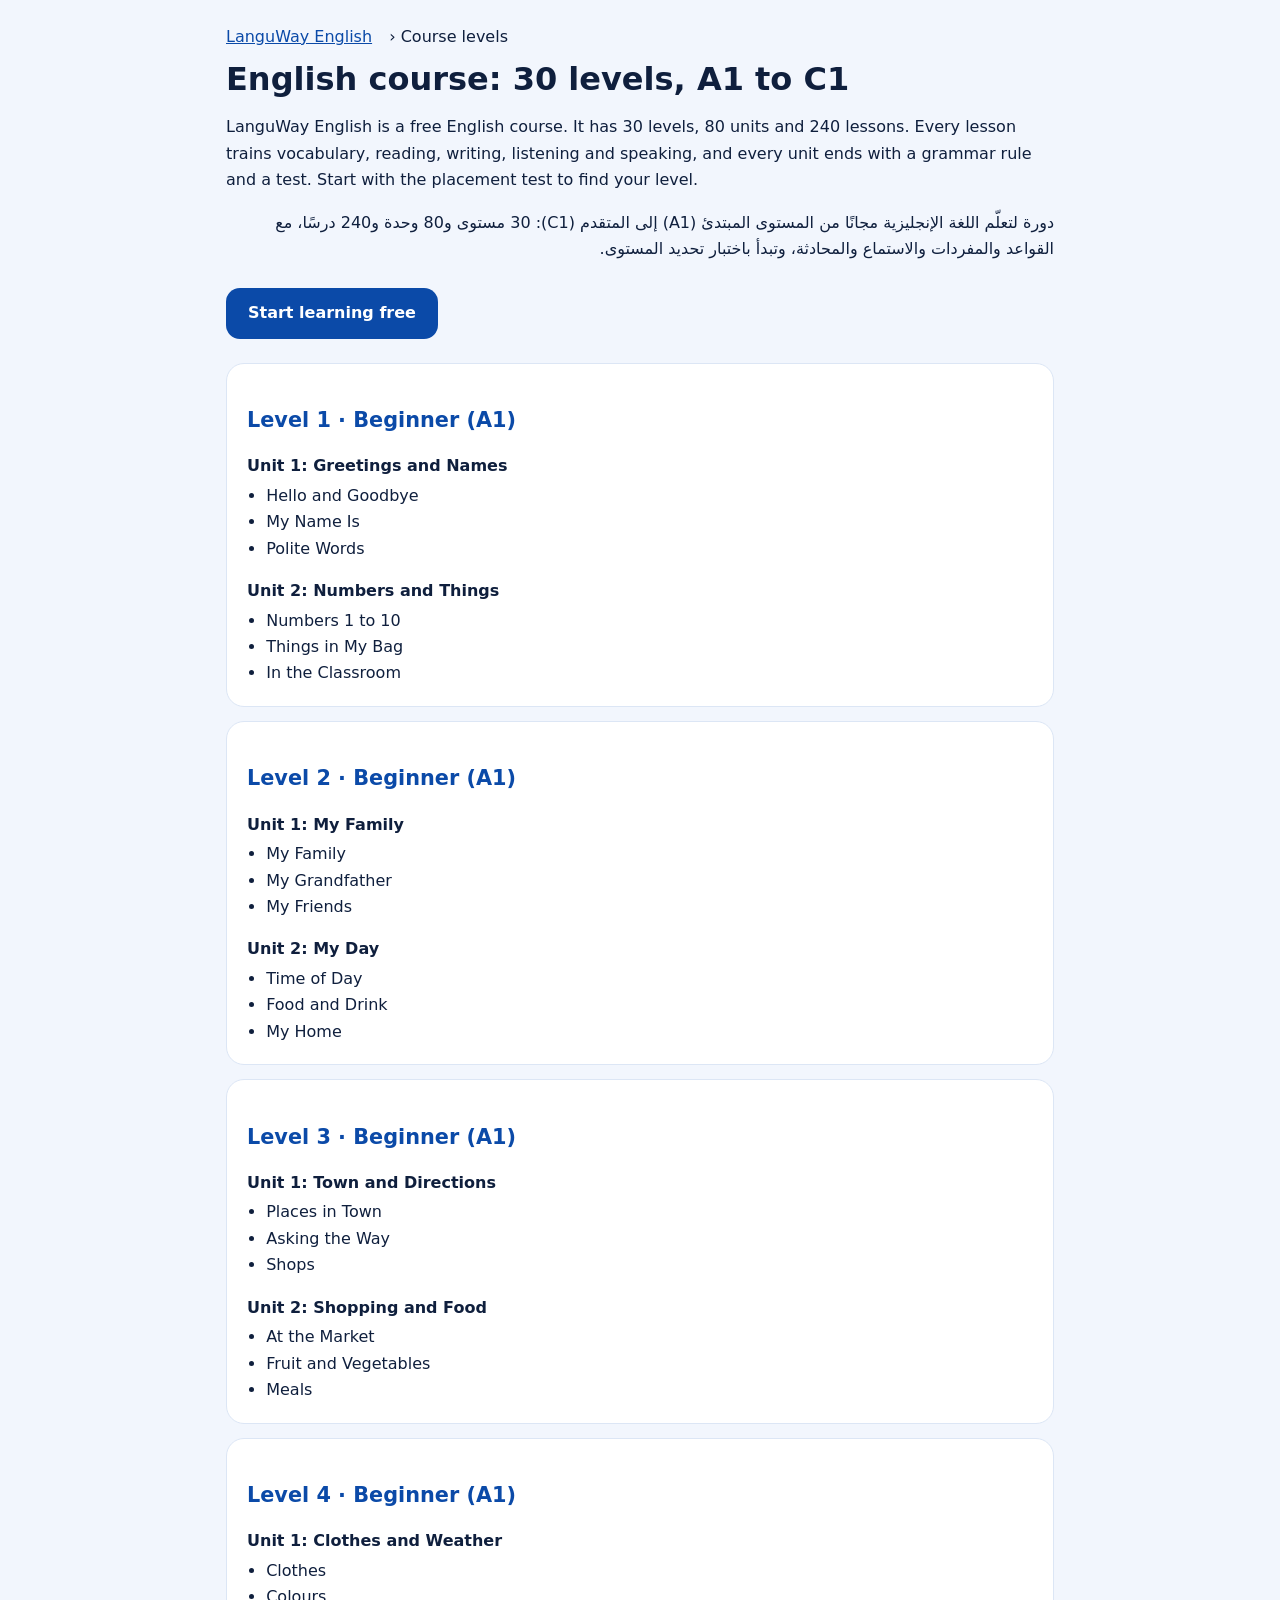
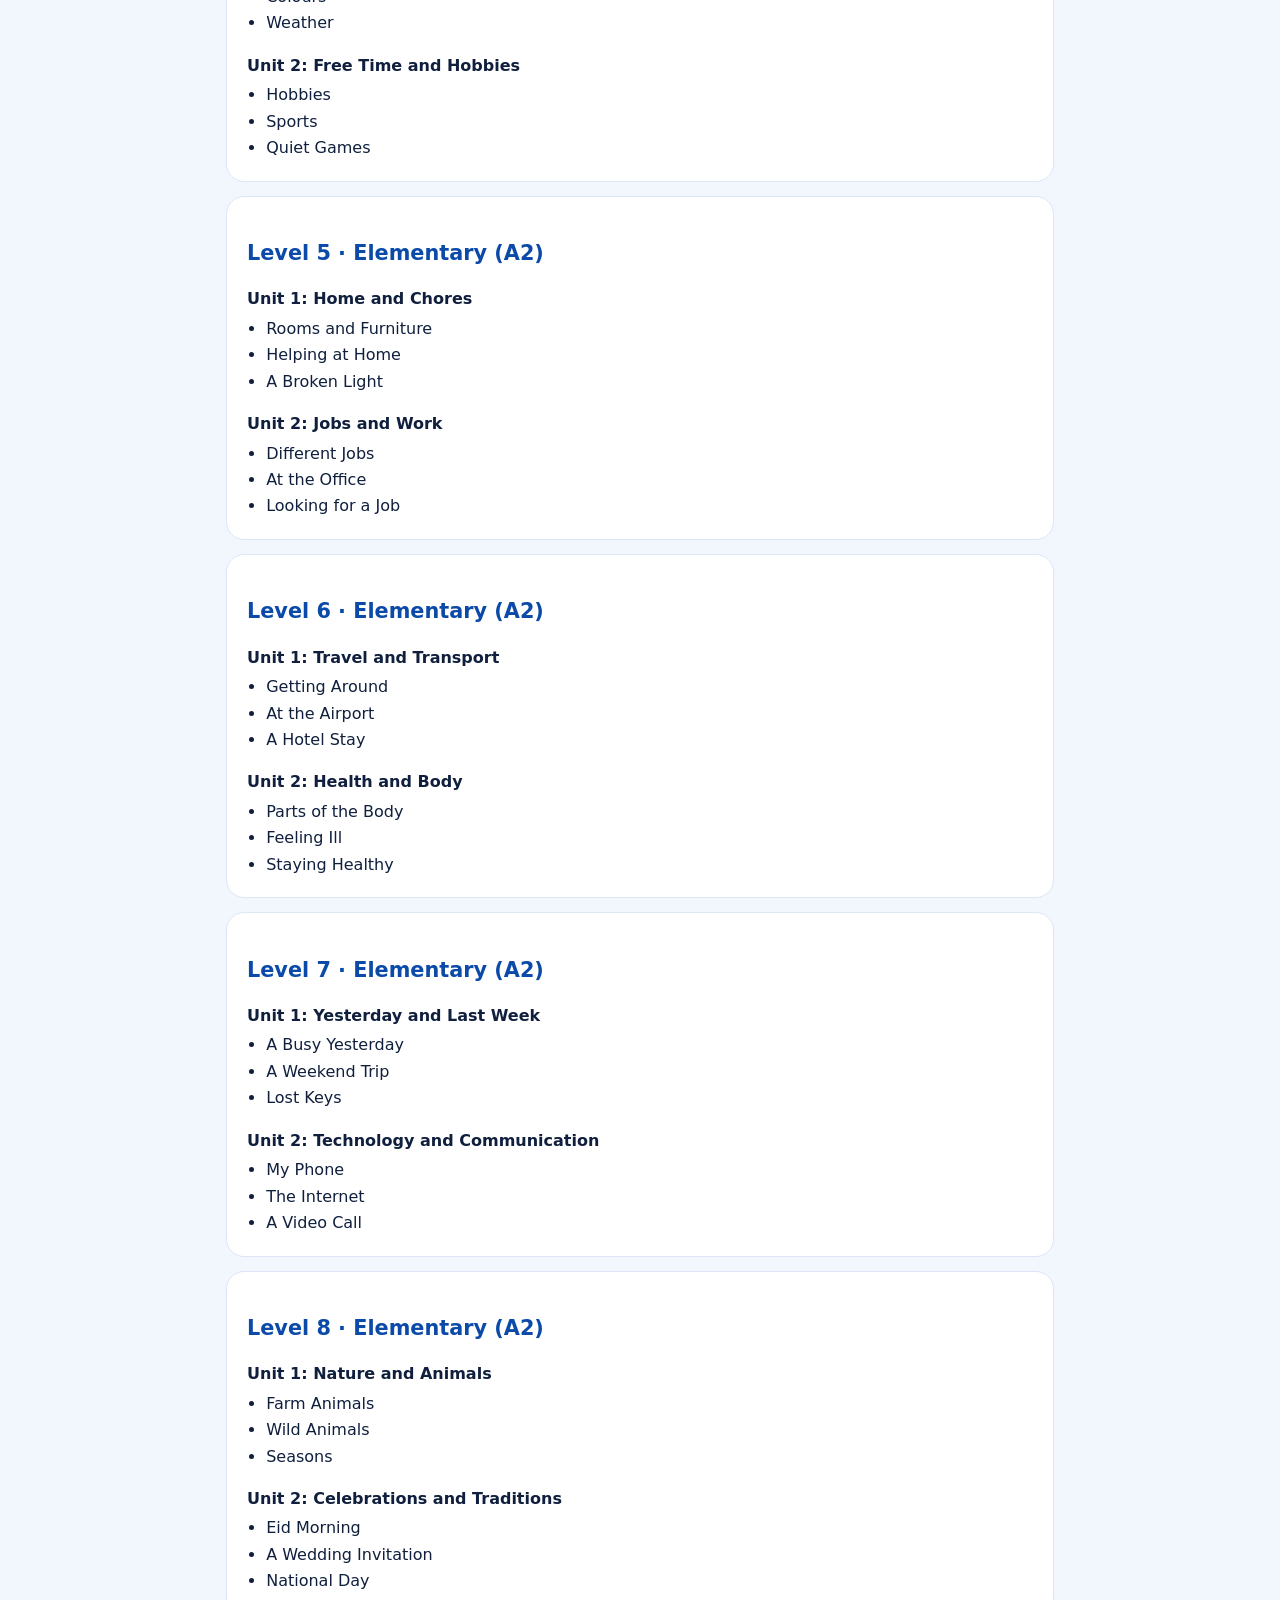
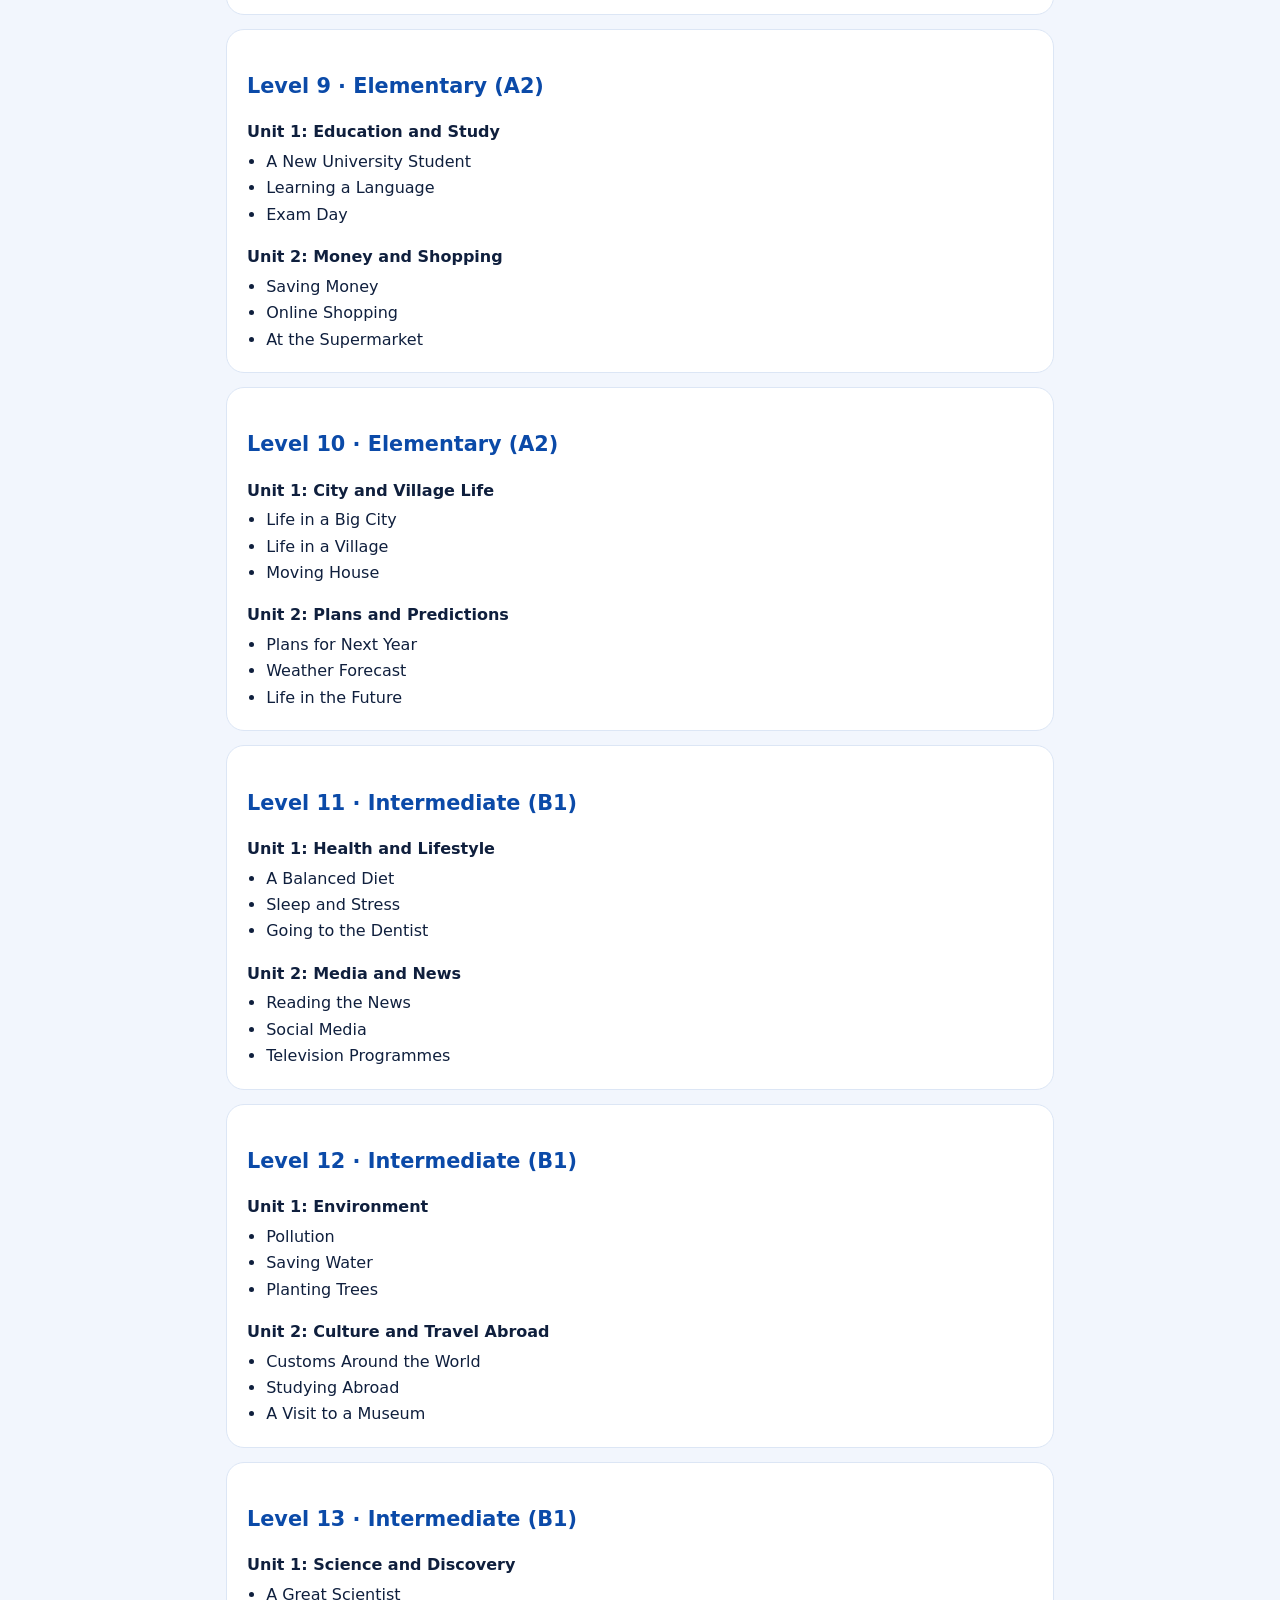
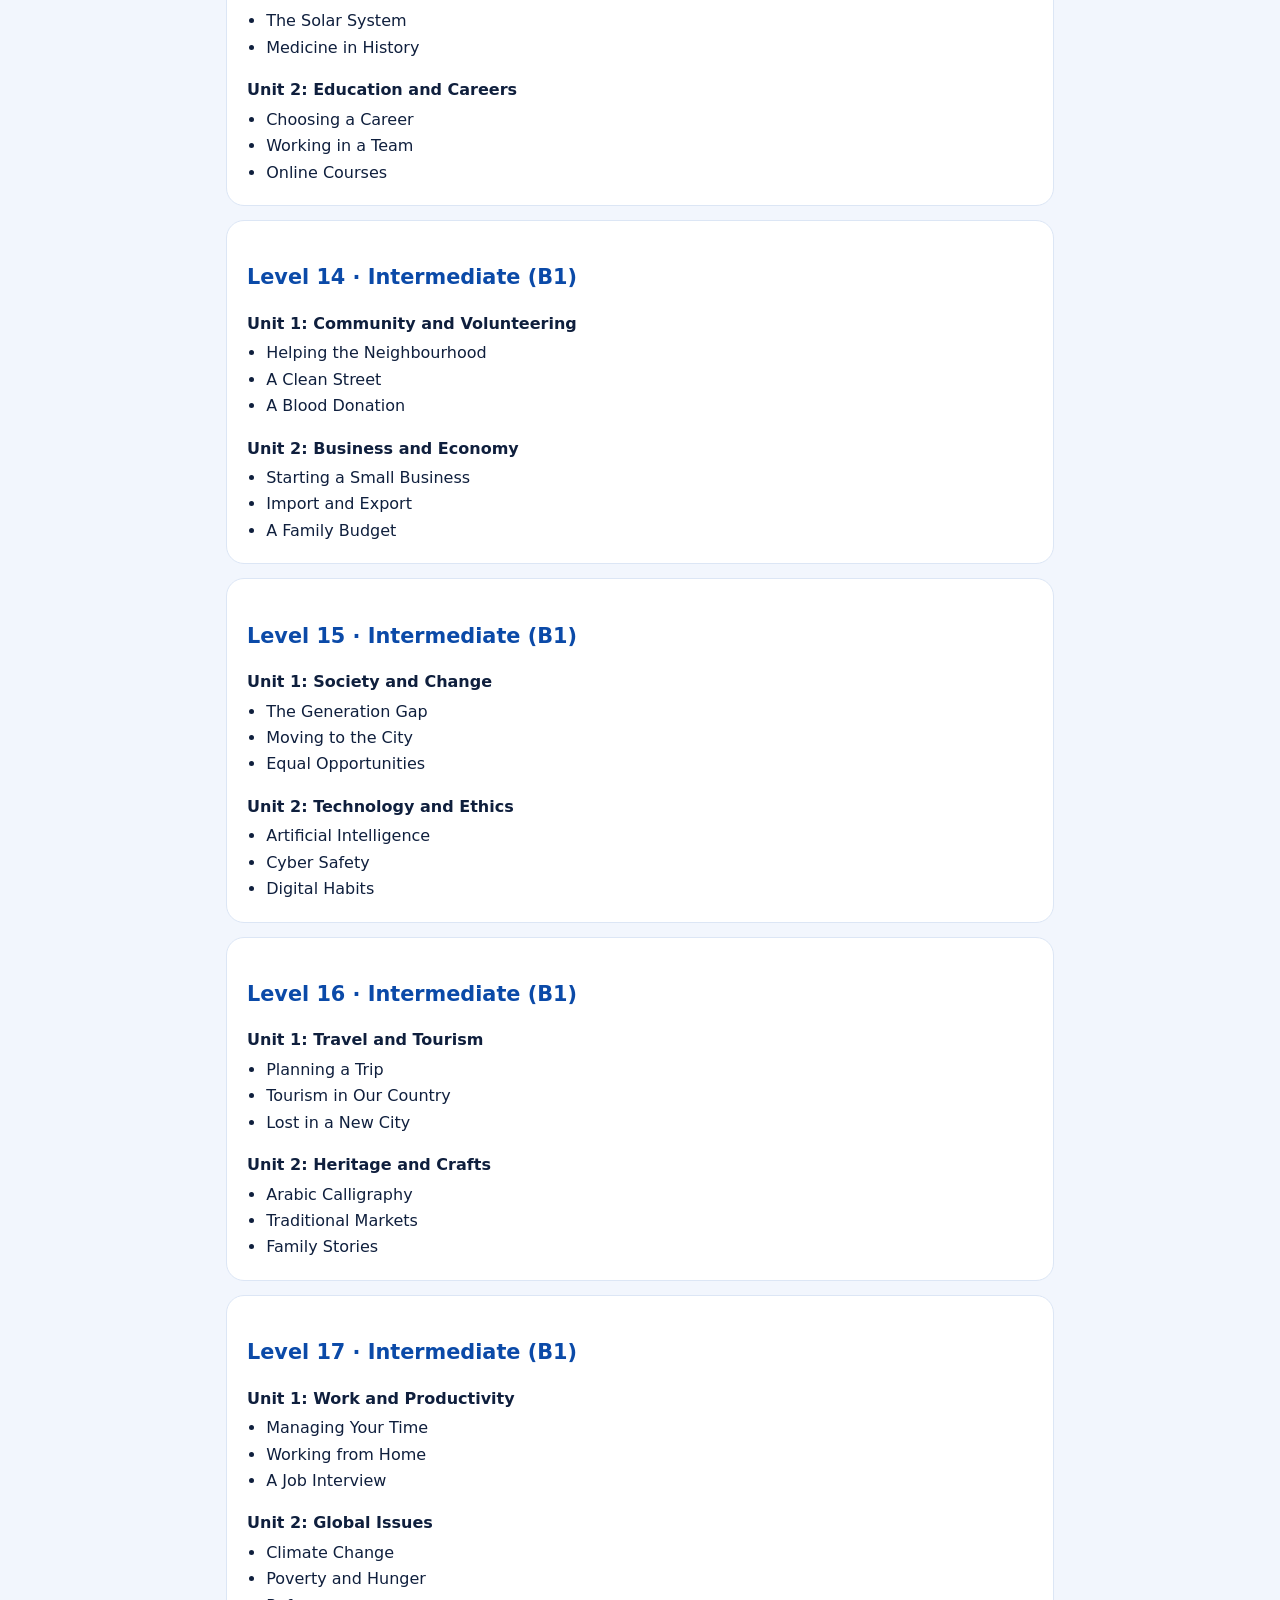
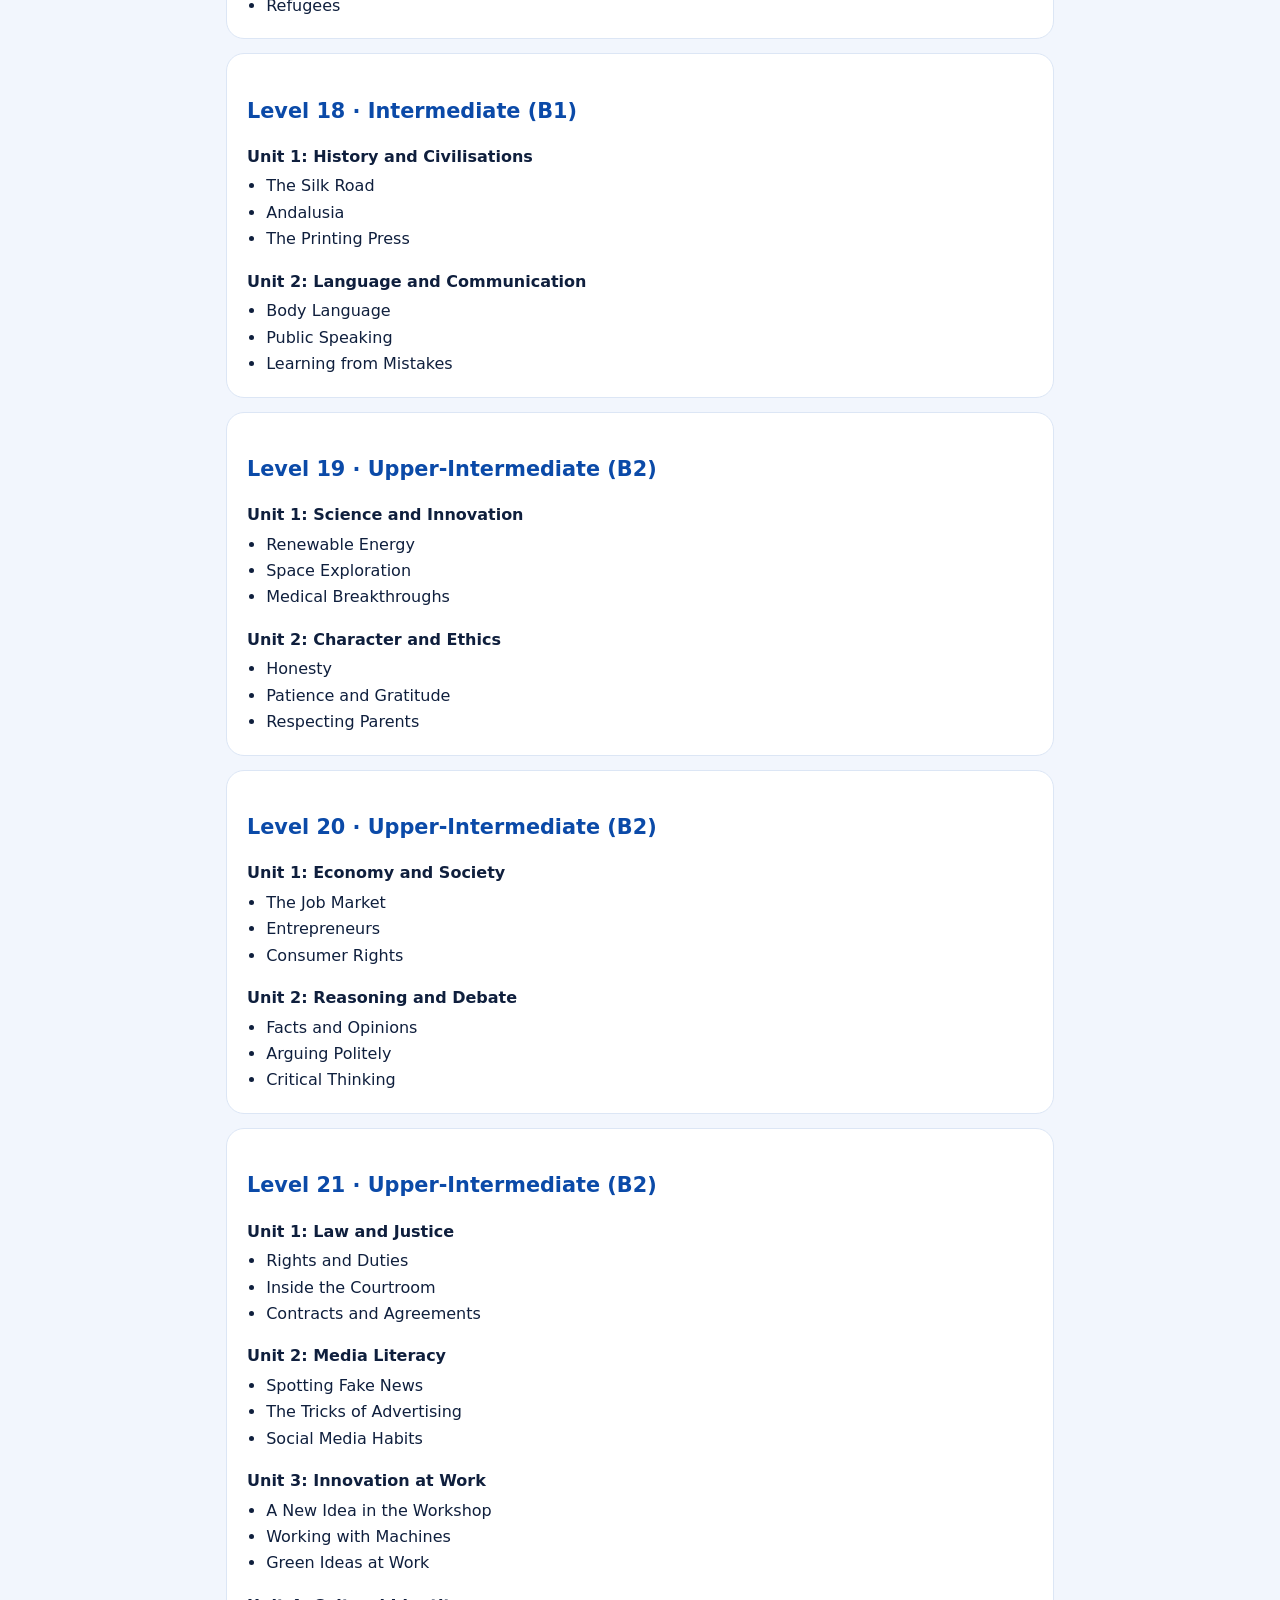
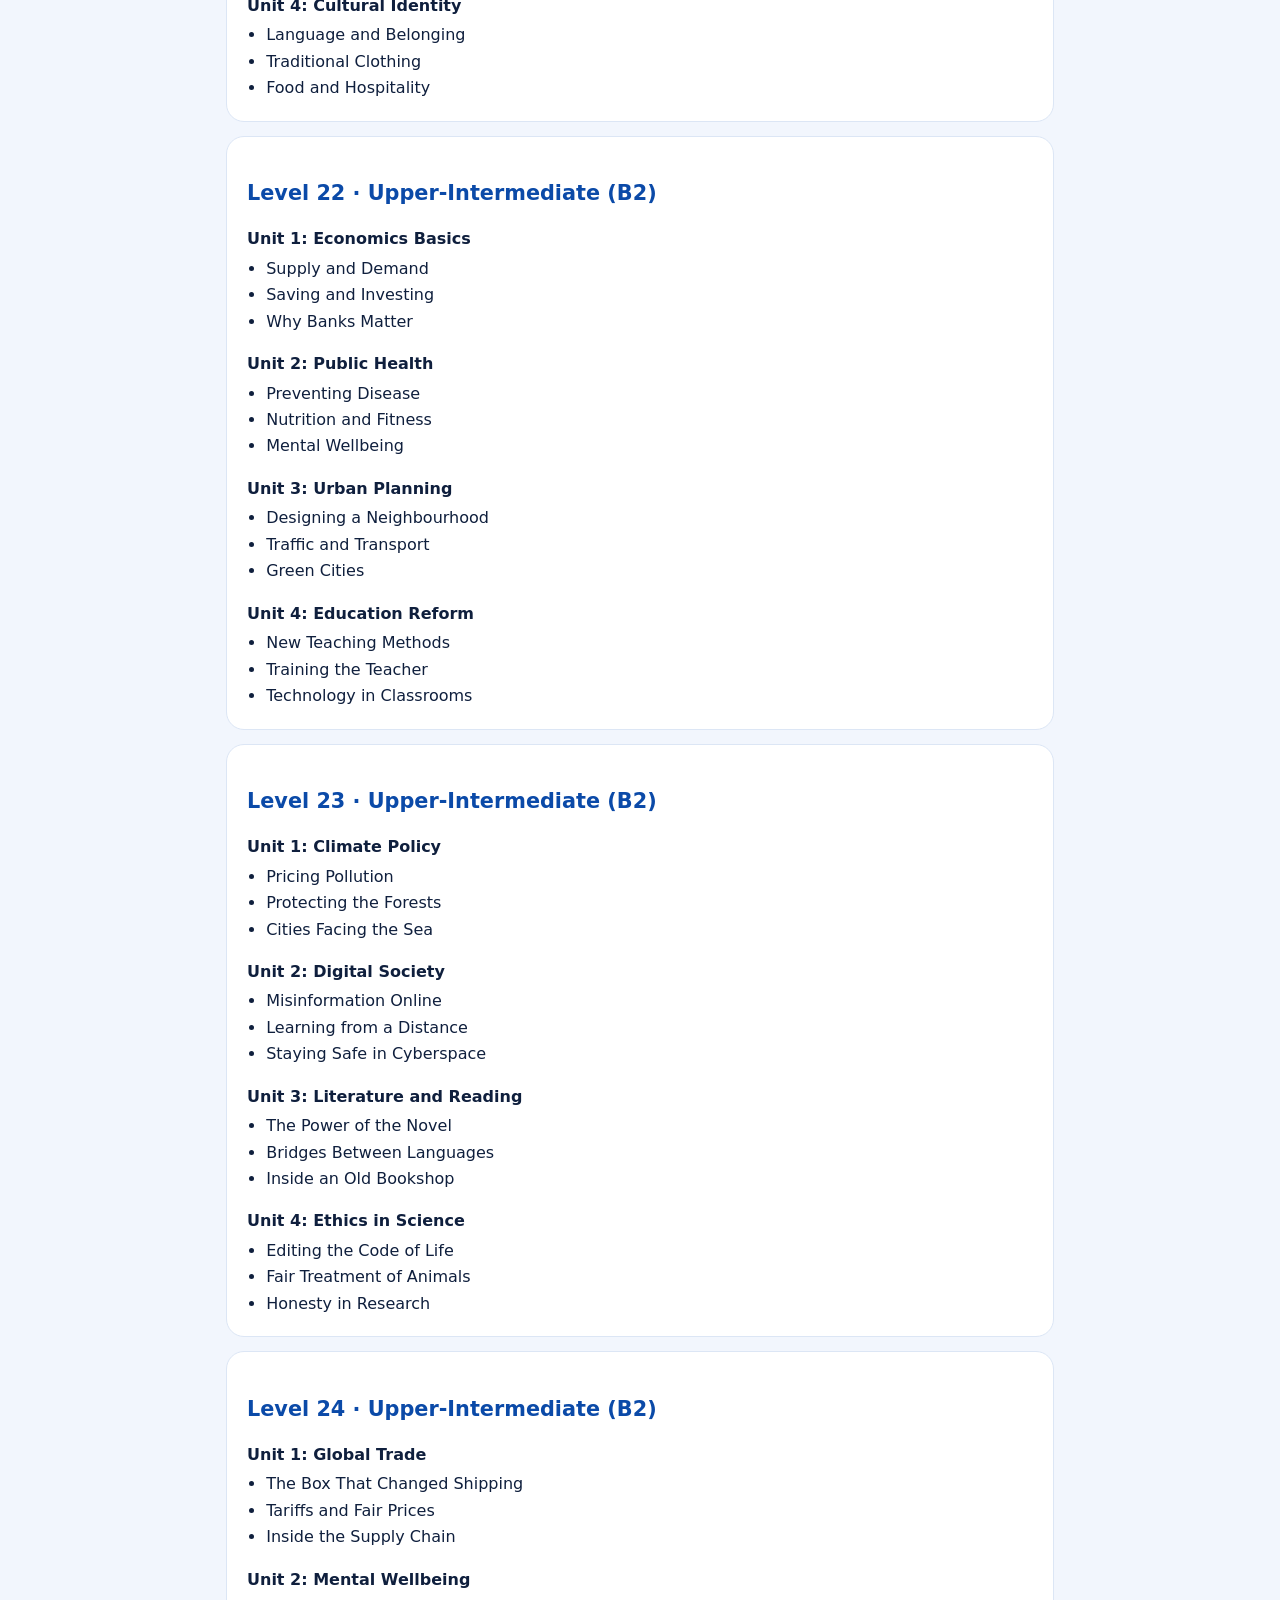
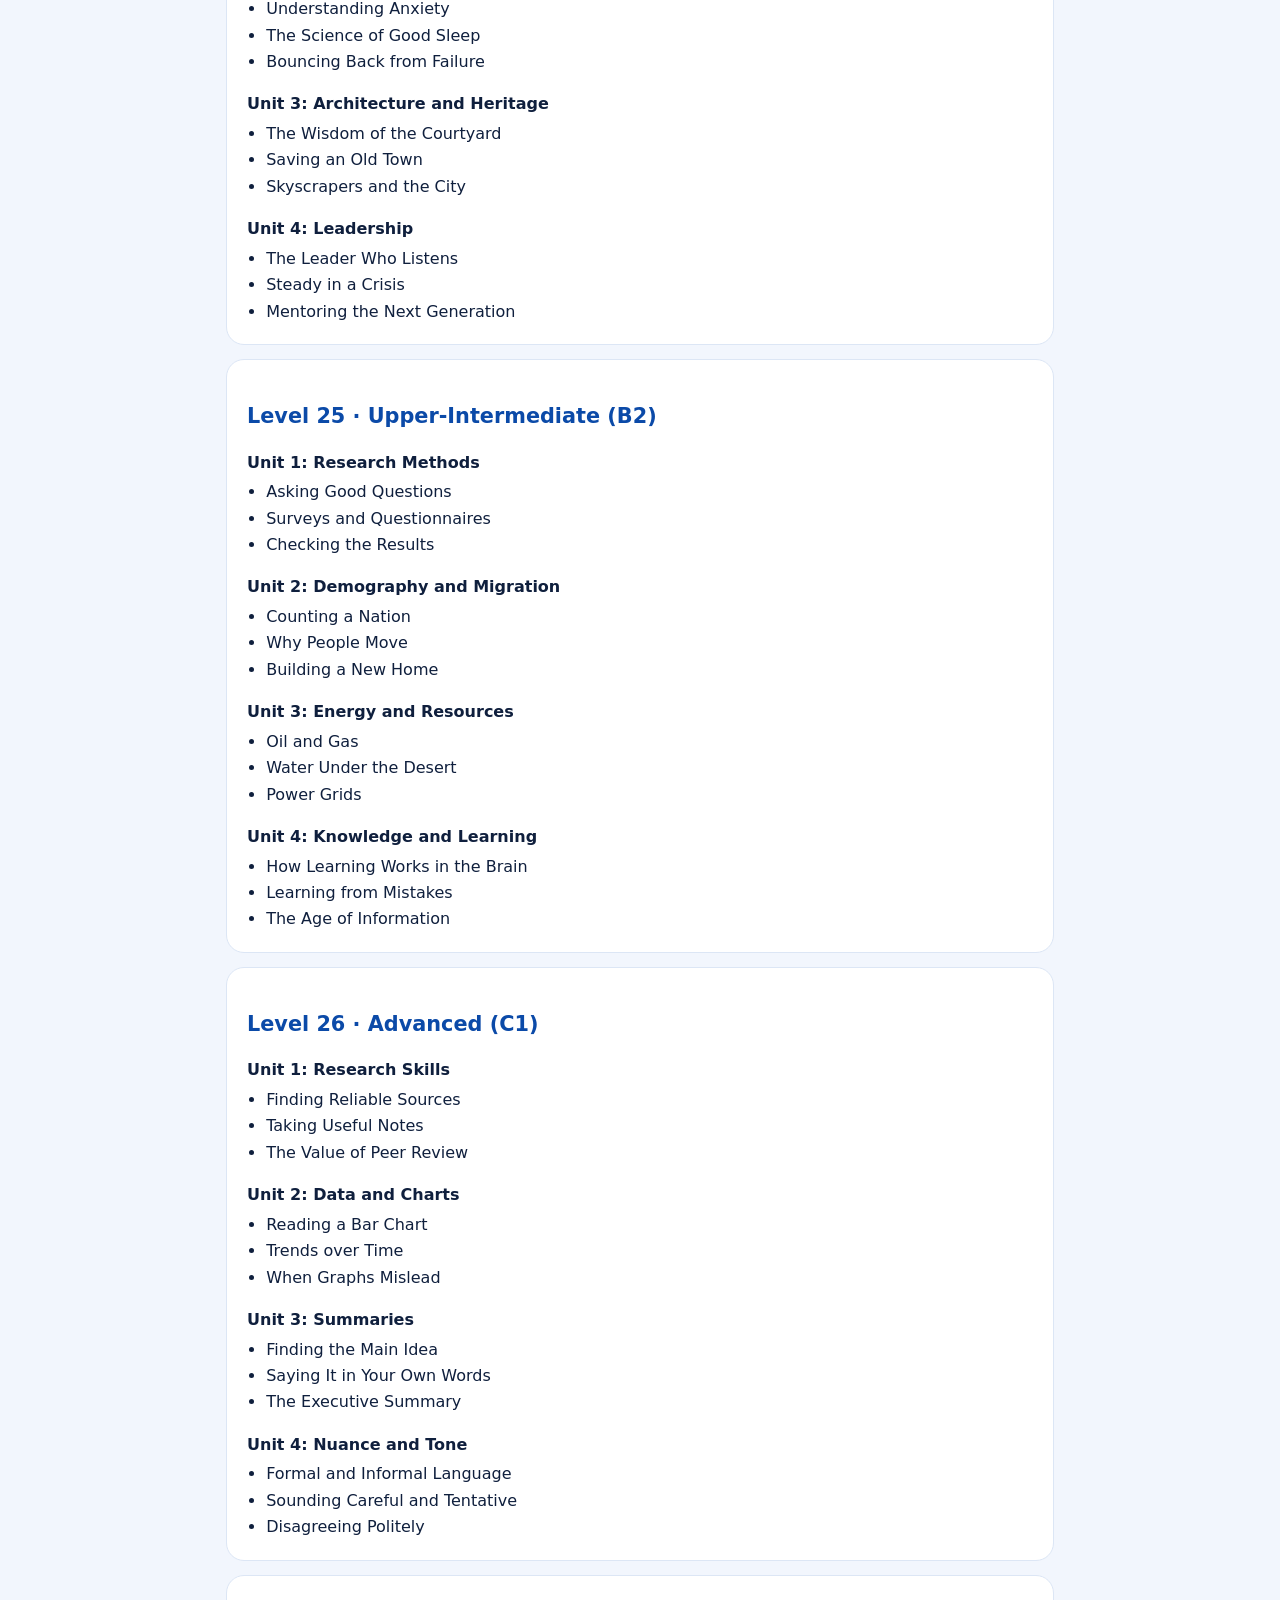
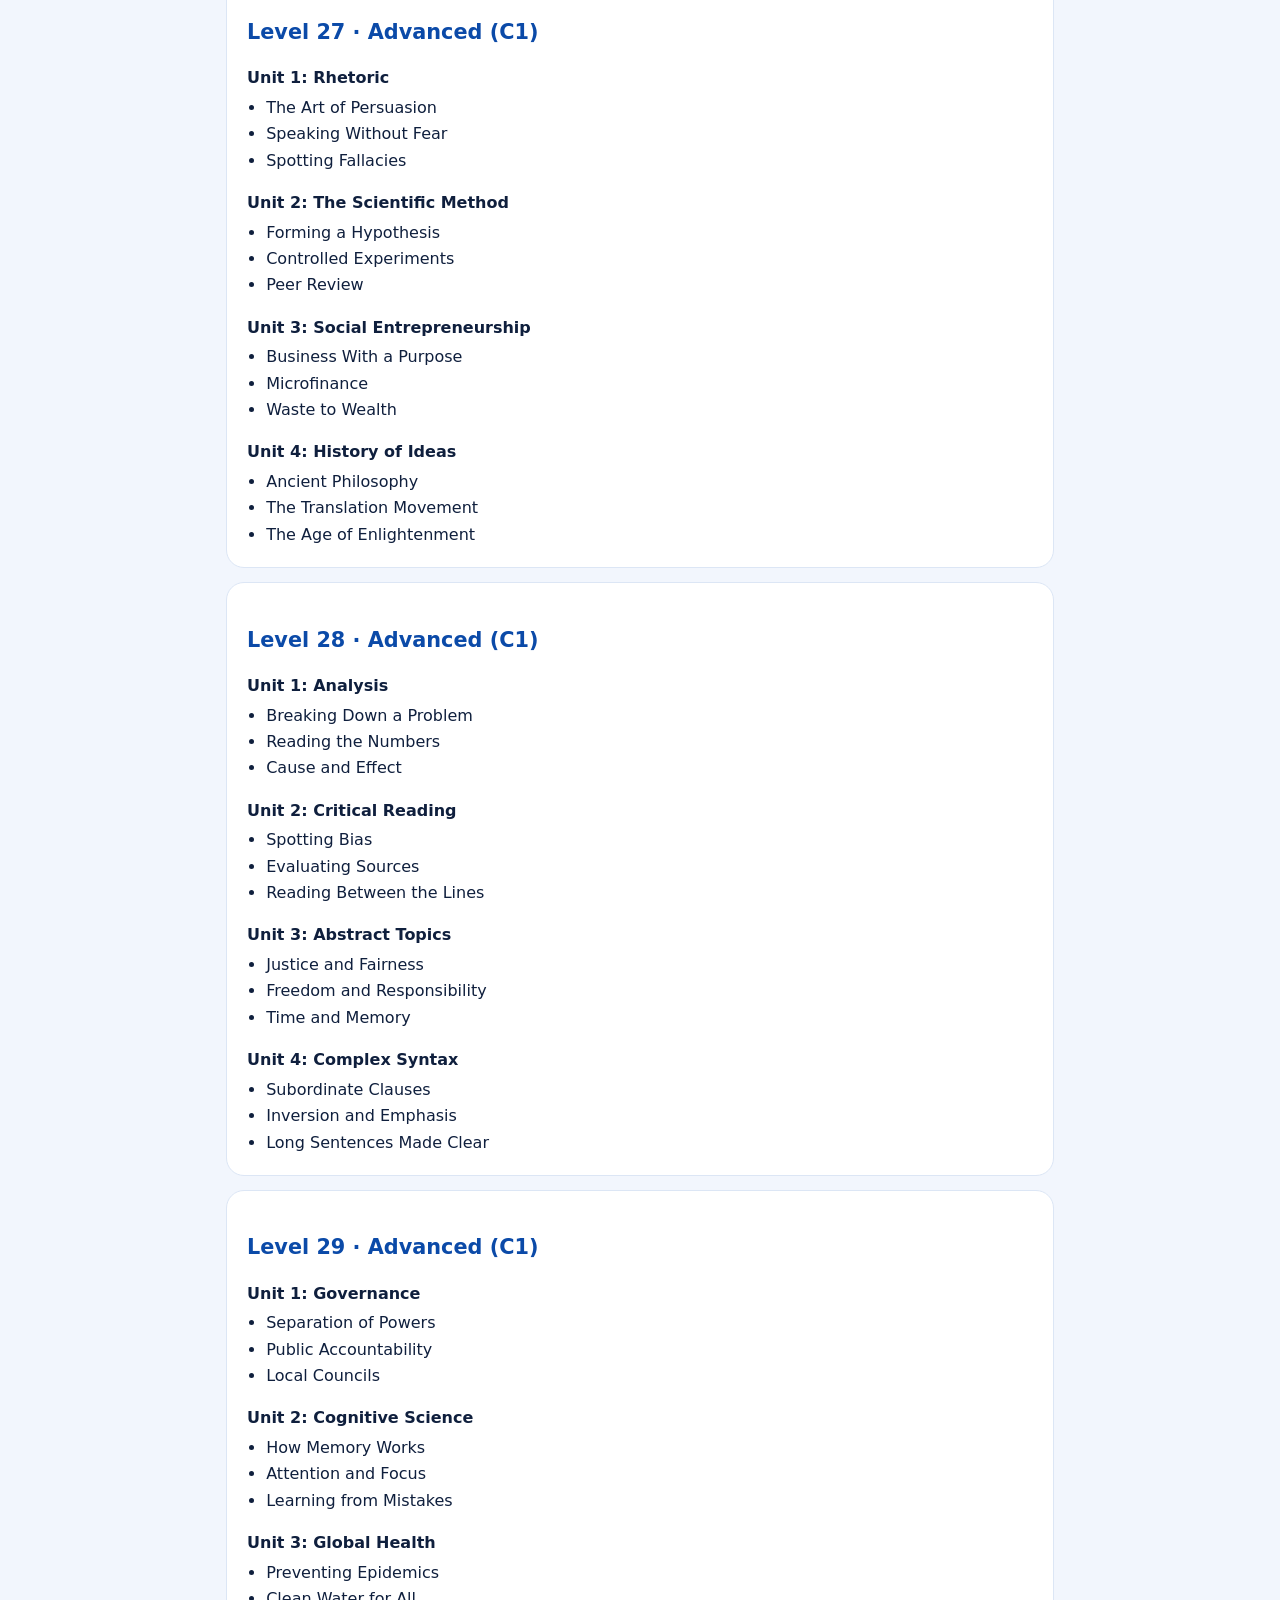
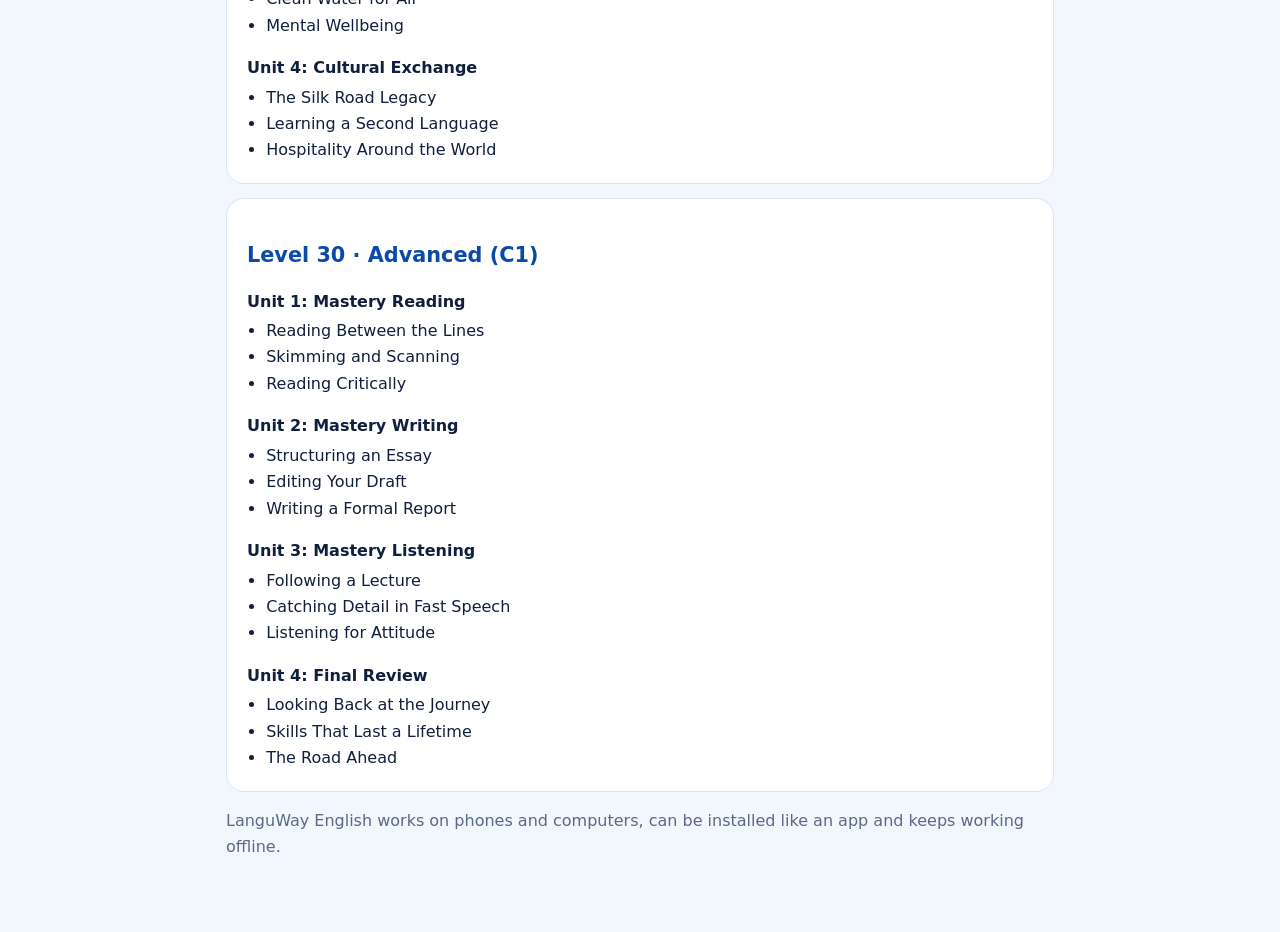
<file: course.html>
<!doctype html>
<html lang="en"><head><meta charset="utf-8">
<meta name="viewport" content="width=device-width,initial-scale=1">
<title>English course: 30 levels from A1 to C1, all units and lessons | LanguWay English</title>
<meta name="description" content="Full outline of the free LanguWay English course: 30 levels, 80 units and 240 lessons from beginner (A1) to advanced (C1), with grammar, vocabulary, listening and speaking. | المنهج الكامل لدورة اللغة الإنجليزية المجانية.">
<meta name="robots" content="index,follow,max-image-preview:large">
<link rel="canonical" href="https://REPLACE-WITH-YOUR-DOMAIN/course.html">
<meta name="theme-color" content="#0b4aa8">
<link rel="icon" href="favicon.png"><link rel="apple-touch-icon" href="icon.png">
<meta property="og:type" content="website"><meta property="og:site_name" content="LanguWay English"><meta property="og:title" content="English course: 30 levels from A1 to C1, all units and lessons | LanguWay English"><meta property="og:description" content="Full outline of the free LanguWay English course: 30 levels, 80 units and 240 lessons from beginner (A1) to advanced (C1), with grammar, vocabulary, listening and speaking. | المنهج الكامل لدورة اللغة الإنجليزية المجانية."><meta property="og:url" content="https://REPLACE-WITH-YOUR-DOMAIN/course.html"><meta property="og:image" content="https://REPLACE-WITH-YOUR-DOMAIN/og-image.png"><meta property="og:image:width" content="1200"><meta property="og:image:height" content="630"><meta property="og:locale" content="en_US"><meta property="og:locale:alternate" content="ar_AR">
<meta name="twitter:card" content="summary_large_image"><meta name="twitter:title" content="English course: 30 levels from A1 to C1, all units and lessons | LanguWay English"><meta name="twitter:description" content="Full outline of the free LanguWay English course: 30 levels, 80 units and 240 lessons from beginner (A1) to advanced (C1), with grammar, vocabulary, listening and speaking. | المنهج الكامل لدورة اللغة الإنجليزية المجانية."><meta name="twitter:image" content="https://REPLACE-WITH-YOUR-DOMAIN/og-image.png">
<script type="application/ld+json">{"@context":"https://schema.org","@graph":[{"@type":"BreadcrumbList","itemListElement":[{"@type":"ListItem","position":1,"name":"LanguWay English","item":"https://REPLACE-WITH-YOUR-DOMAIN/"},{"@type":"ListItem","position":2,"name":"Course levels","item":"https://REPLACE-WITH-YOUR-DOMAIN/course.html"}]},{"@type":"Course","name":"LanguWay English: free English course A1 to C1","description":"A free English course with 30 levels, 80 grammar rules, vocabulary, listening, speaking, reading and writing.","provider":{"@type":"Organization","name":"LanguWay","url":"https://REPLACE-WITH-YOUR-DOMAIN/"},"inLanguage":"en","isAccessibleForFree":true,"educationalLevel":"A1 to C1","url":"https://REPLACE-WITH-YOUR-DOMAIN/course.html"}]}</script>
<style>:root{--ac:#0b4aa8;--ink:#0f1f3d;--mut:#5a6a87;--bg:#f2f6fd;--card:#fff;--line:#dce6f5}@media(prefers-color-scheme:dark){:root{--ink:#e8f0ff;--mut:#a9b9d6;--bg:#0b1428;--card:#13203d;--line:#243556;--ac:#8ec5ff}}*{box-sizing:border-box}body{margin:0;font:16px/1.65 system-ui,-apple-system,"Segoe UI",Roboto,Arial,sans-serif;background:var(--bg);color:var(--ink)}main{max-width:860px;margin:auto;padding:24px 16px 56px}h1{font-size:2rem;line-height:1.2;margin:.3em 0}h2{margin:1.6em 0 .3em;font-size:1.3rem;color:var(--ac)}h3{margin:1em 0 .2em;font-size:1rem}section{background:var(--card);border:1px solid var(--line);border-radius:18px;padding:6px 20px 16px;margin:14px 0}ul{margin:.2em 0;padding-left:1.2em}a{color:var(--ac)}.cta{display:inline-block;background:var(--ac);color:#fff;text-decoration:none;font-weight:700;padding:12px 22px;border-radius:14px;margin:10px 0}@media(prefers-color-scheme:dark){.cta{color:#06183a}}.mut{color:var(--mut)}.ar{direction:rtl;text-align:right}nav a{margin-right:12px}</style></head><body><main>
<nav aria-label="Breadcrumb"><a href="./">LanguWay English</a> › Course levels</nav>
<h1>English course: 30 levels, A1 to C1</h1>
<p>LanguWay English is a free English course. It has 30 levels, 80 units and 240 lessons. Every lesson trains vocabulary, reading, writing, listening and speaking, and every unit ends with a grammar rule and a test. Start with the placement test to find your level.</p>
<p class="ar" lang="ar" dir="rtl">دورة لتعلّم اللغة الإنجليزية مجانًا من المستوى المبتدئ (A1) إلى المتقدم (C1): 30 مستوى و80 وحدة و240 درسًا، مع القواعد والمفردات والاستماع والمحادثة، وتبدأ باختبار تحديد المستوى.</p>
<a class="cta" href="./">Start learning free</a>
<section id="level-1"><h2>Level 1 · Beginner (A1)</h2><h3>Unit 1: Greetings and Names</h3><ul><li>Hello and Goodbye</li><li>My Name Is</li><li>Polite Words</li></ul><h3>Unit 2: Numbers and Things</h3><ul><li>Numbers 1 to 10</li><li>Things in My Bag</li><li>In the Classroom</li></ul></section><section id="level-2"><h2>Level 2 · Beginner (A1)</h2><h3>Unit 1: My Family</h3><ul><li>My Family</li><li>My Grandfather</li><li>My Friends</li></ul><h3>Unit 2: My Day</h3><ul><li>Time of Day</li><li>Food and Drink</li><li>My Home</li></ul></section><section id="level-3"><h2>Level 3 · Beginner (A1)</h2><h3>Unit 1: Town and Directions</h3><ul><li>Places in Town</li><li>Asking the Way</li><li>Shops</li></ul><h3>Unit 2: Shopping and Food</h3><ul><li>At the Market</li><li>Fruit and Vegetables</li><li>Meals</li></ul></section><section id="level-4"><h2>Level 4 · Beginner (A1)</h2><h3>Unit 1: Clothes and Weather</h3><ul><li>Clothes</li><li>Colours</li><li>Weather</li></ul><h3>Unit 2: Free Time and Hobbies</h3><ul><li>Hobbies</li><li>Sports</li><li>Quiet Games</li></ul></section><section id="level-5"><h2>Level 5 · Elementary (A2)</h2><h3>Unit 1: Home and Chores</h3><ul><li>Rooms and Furniture</li><li>Helping at Home</li><li>A Broken Light</li></ul><h3>Unit 2: Jobs and Work</h3><ul><li>Different Jobs</li><li>At the Office</li><li>Looking for a Job</li></ul></section><section id="level-6"><h2>Level 6 · Elementary (A2)</h2><h3>Unit 1: Travel and Transport</h3><ul><li>Getting Around</li><li>At the Airport</li><li>A Hotel Stay</li></ul><h3>Unit 2: Health and Body</h3><ul><li>Parts of the Body</li><li>Feeling Ill</li><li>Staying Healthy</li></ul></section><section id="level-7"><h2>Level 7 · Elementary (A2)</h2><h3>Unit 1: Yesterday and Last Week</h3><ul><li>A Busy Yesterday</li><li>A Weekend Trip</li><li>Lost Keys</li></ul><h3>Unit 2: Technology and Communication</h3><ul><li>My Phone</li><li>The Internet</li><li>A Video Call</li></ul></section><section id="level-8"><h2>Level 8 · Elementary (A2)</h2><h3>Unit 1: Nature and Animals</h3><ul><li>Farm Animals</li><li>Wild Animals</li><li>Seasons</li></ul><h3>Unit 2: Celebrations and Traditions</h3><ul><li>Eid Morning</li><li>A Wedding Invitation</li><li>National Day</li></ul></section><section id="level-9"><h2>Level 9 · Elementary (A2)</h2><h3>Unit 1: Education and Study</h3><ul><li>A New University Student</li><li>Learning a Language</li><li>Exam Day</li></ul><h3>Unit 2: Money and Shopping</h3><ul><li>Saving Money</li><li>Online Shopping</li><li>At the Supermarket</li></ul></section><section id="level-10"><h2>Level 10 · Elementary (A2)</h2><h3>Unit 1: City and Village Life</h3><ul><li>Life in a Big City</li><li>Life in a Village</li><li>Moving House</li></ul><h3>Unit 2: Plans and Predictions</h3><ul><li>Plans for Next Year</li><li>Weather Forecast</li><li>Life in the Future</li></ul></section><section id="level-11"><h2>Level 11 · Intermediate (B1)</h2><h3>Unit 1: Health and Lifestyle</h3><ul><li>A Balanced Diet</li><li>Sleep and Stress</li><li>Going to the Dentist</li></ul><h3>Unit 2: Media and News</h3><ul><li>Reading the News</li><li>Social Media</li><li>Television Programmes</li></ul></section><section id="level-12"><h2>Level 12 · Intermediate (B1)</h2><h3>Unit 1: Environment</h3><ul><li>Pollution</li><li>Saving Water</li><li>Planting Trees</li></ul><h3>Unit 2: Culture and Travel Abroad</h3><ul><li>Customs Around the World</li><li>Studying Abroad</li><li>A Visit to a Museum</li></ul></section><section id="level-13"><h2>Level 13 · Intermediate (B1)</h2><h3>Unit 1: Science and Discovery</h3><ul><li>A Great Scientist</li><li>The Solar System</li><li>Medicine in History</li></ul><h3>Unit 2: Education and Careers</h3><ul><li>Choosing a Career</li><li>Working in a Team</li><li>Online Courses</li></ul></section><section id="level-14"><h2>Level 14 · Intermediate (B1)</h2><h3>Unit 1: Community and Volunteering</h3><ul><li>Helping the Neighbourhood</li><li>A Clean Street</li><li>A Blood Donation</li></ul><h3>Unit 2: Business and Economy</h3><ul><li>Starting a Small Business</li><li>Import and Export</li><li>A Family Budget</li></ul></section><section id="level-15"><h2>Level 15 · Intermediate (B1)</h2><h3>Unit 1: Society and Change</h3><ul><li>The Generation Gap</li><li>Moving to the City</li><li>Equal Opportunities</li></ul><h3>Unit 2: Technology and Ethics</h3><ul><li>Artificial Intelligence</li><li>Cyber Safety</li><li>Digital Habits</li></ul></section><section id="level-16"><h2>Level 16 · Intermediate (B1)</h2><h3>Unit 1: Travel and Tourism</h3><ul><li>Planning a Trip</li><li>Tourism in Our Country</li><li>Lost in a New City</li></ul><h3>Unit 2: Heritage and Crafts</h3><ul><li>Arabic Calligraphy</li><li>Traditional Markets</li><li>Family Stories</li></ul></section><section id="level-17"><h2>Level 17 · Intermediate (B1)</h2><h3>Unit 1: Work and Productivity</h3><ul><li>Managing Your Time</li><li>Working from Home</li><li>A Job Interview</li></ul><h3>Unit 2: Global Issues</h3><ul><li>Climate Change</li><li>Poverty and Hunger</li><li>Refugees</li></ul></section><section id="level-18"><h2>Level 18 · Intermediate (B1)</h2><h3>Unit 1: History and Civilisations</h3><ul><li>The Silk Road</li><li>Andalusia</li><li>The Printing Press</li></ul><h3>Unit 2: Language and Communication</h3><ul><li>Body Language</li><li>Public Speaking</li><li>Learning from Mistakes</li></ul></section><section id="level-19"><h2>Level 19 · Upper-Intermediate (B2)</h2><h3>Unit 1: Science and Innovation</h3><ul><li>Renewable Energy</li><li>Space Exploration</li><li>Medical Breakthroughs</li></ul><h3>Unit 2: Character and Ethics</h3><ul><li>Honesty</li><li>Patience and Gratitude</li><li>Respecting Parents</li></ul></section><section id="level-20"><h2>Level 20 · Upper-Intermediate (B2)</h2><h3>Unit 1: Economy and Society</h3><ul><li>The Job Market</li><li>Entrepreneurs</li><li>Consumer Rights</li></ul><h3>Unit 2: Reasoning and Debate</h3><ul><li>Facts and Opinions</li><li>Arguing Politely</li><li>Critical Thinking</li></ul></section><section id="level-21"><h2>Level 21 · Upper-Intermediate (B2)</h2><h3>Unit 1: Law and Justice</h3><ul><li>Rights and Duties</li><li>Inside the Courtroom</li><li>Contracts and Agreements</li></ul><h3>Unit 2: Media Literacy</h3><ul><li>Spotting Fake News</li><li>The Tricks of Advertising</li><li>Social Media Habits</li></ul><h3>Unit 3: Innovation at Work</h3><ul><li>A New Idea in the Workshop</li><li>Working with Machines</li><li>Green Ideas at Work</li></ul><h3>Unit 4: Cultural Identity</h3><ul><li>Language and Belonging</li><li>Traditional Clothing</li><li>Food and Hospitality</li></ul></section><section id="level-22"><h2>Level 22 · Upper-Intermediate (B2)</h2><h3>Unit 1: Economics Basics</h3><ul><li>Supply and Demand</li><li>Saving and Investing</li><li>Why Banks Matter</li></ul><h3>Unit 2: Public Health</h3><ul><li>Preventing Disease</li><li>Nutrition and Fitness</li><li>Mental Wellbeing</li></ul><h3>Unit 3: Urban Planning</h3><ul><li>Designing a Neighbourhood</li><li>Traffic and Transport</li><li>Green Cities</li></ul><h3>Unit 4: Education Reform</h3><ul><li>New Teaching Methods</li><li>Training the Teacher</li><li>Technology in Classrooms</li></ul></section><section id="level-23"><h2>Level 23 · Upper-Intermediate (B2)</h2><h3>Unit 1: Climate Policy</h3><ul><li>Pricing Pollution</li><li>Protecting the Forests</li><li>Cities Facing the Sea</li></ul><h3>Unit 2: Digital Society</h3><ul><li>Misinformation Online</li><li>Learning from a Distance</li><li>Staying Safe in Cyberspace</li></ul><h3>Unit 3: Literature and Reading</h3><ul><li>The Power of the Novel</li><li>Bridges Between Languages</li><li>Inside an Old Bookshop</li></ul><h3>Unit 4: Ethics in Science</h3><ul><li>Editing the Code of Life</li><li>Fair Treatment of Animals</li><li>Honesty in Research</li></ul></section><section id="level-24"><h2>Level 24 · Upper-Intermediate (B2)</h2><h3>Unit 1: Global Trade</h3><ul><li>The Box That Changed Shipping</li><li>Tariffs and Fair Prices</li><li>Inside the Supply Chain</li></ul><h3>Unit 2: Mental Wellbeing</h3><ul><li>Understanding Anxiety</li><li>The Science of Good Sleep</li><li>Bouncing Back from Failure</li></ul><h3>Unit 3: Architecture and Heritage</h3><ul><li>The Wisdom of the Courtyard</li><li>Saving an Old Town</li><li>Skyscrapers and the City</li></ul><h3>Unit 4: Leadership</h3><ul><li>The Leader Who Listens</li><li>Steady in a Crisis</li><li>Mentoring the Next Generation</li></ul></section><section id="level-25"><h2>Level 25 · Upper-Intermediate (B2)</h2><h3>Unit 1: Research Methods</h3><ul><li>Asking Good Questions</li><li>Surveys and Questionnaires</li><li>Checking the Results</li></ul><h3>Unit 2: Demography and Migration</h3><ul><li>Counting a Nation</li><li>Why People Move</li><li>Building a New Home</li></ul><h3>Unit 3: Energy and Resources</h3><ul><li>Oil and Gas</li><li>Water Under the Desert</li><li>Power Grids</li></ul><h3>Unit 4: Knowledge and Learning</h3><ul><li>How Learning Works in the Brain</li><li>Learning from Mistakes</li><li>The Age of Information</li></ul></section><section id="level-26"><h2>Level 26 · Advanced (C1)</h2><h3>Unit 1: Research Skills</h3><ul><li>Finding Reliable Sources</li><li>Taking Useful Notes</li><li>The Value of Peer Review</li></ul><h3>Unit 2: Data and Charts</h3><ul><li>Reading a Bar Chart</li><li>Trends over Time</li><li>When Graphs Mislead</li></ul><h3>Unit 3: Summaries</h3><ul><li>Finding the Main Idea</li><li>Saying It in Your Own Words</li><li>The Executive Summary</li></ul><h3>Unit 4: Nuance and Tone</h3><ul><li>Formal and Informal Language</li><li>Sounding Careful and Tentative</li><li>Disagreeing Politely</li></ul></section><section id="level-27"><h2>Level 27 · Advanced (C1)</h2><h3>Unit 1: Rhetoric</h3><ul><li>The Art of Persuasion</li><li>Speaking Without Fear</li><li>Spotting Fallacies</li></ul><h3>Unit 2: The Scientific Method</h3><ul><li>Forming a Hypothesis</li><li>Controlled Experiments</li><li>Peer Review</li></ul><h3>Unit 3: Social Entrepreneurship</h3><ul><li>Business With a Purpose</li><li>Microfinance</li><li>Waste to Wealth</li></ul><h3>Unit 4: History of Ideas</h3><ul><li>Ancient Philosophy</li><li>The Translation Movement</li><li>The Age of Enlightenment</li></ul></section><section id="level-28"><h2>Level 28 · Advanced (C1)</h2><h3>Unit 1: Analysis</h3><ul><li>Breaking Down a Problem</li><li>Reading the Numbers</li><li>Cause and Effect</li></ul><h3>Unit 2: Critical Reading</h3><ul><li>Spotting Bias</li><li>Evaluating Sources</li><li>Reading Between the Lines</li></ul><h3>Unit 3: Abstract Topics</h3><ul><li>Justice and Fairness</li><li>Freedom and Responsibility</li><li>Time and Memory</li></ul><h3>Unit 4: Complex Syntax</h3><ul><li>Subordinate Clauses</li><li>Inversion and Emphasis</li><li>Long Sentences Made Clear</li></ul></section><section id="level-29"><h2>Level 29 · Advanced (C1)</h2><h3>Unit 1: Governance</h3><ul><li>Separation of Powers</li><li>Public Accountability</li><li>Local Councils</li></ul><h3>Unit 2: Cognitive Science</h3><ul><li>How Memory Works</li><li>Attention and Focus</li><li>Learning from Mistakes</li></ul><h3>Unit 3: Global Health</h3><ul><li>Preventing Epidemics</li><li>Clean Water for All</li><li>Mental Wellbeing</li></ul><h3>Unit 4: Cultural Exchange</h3><ul><li>The Silk Road Legacy</li><li>Learning a Second Language</li><li>Hospitality Around the World</li></ul></section><section id="level-30"><h2>Level 30 · Advanced (C1)</h2><h3>Unit 1: Mastery Reading</h3><ul><li>Reading Between the Lines</li><li>Skimming and Scanning</li><li>Reading Critically</li></ul><h3>Unit 2: Mastery Writing</h3><ul><li>Structuring an Essay</li><li>Editing Your Draft</li><li>Writing a Formal Report</li></ul><h3>Unit 3: Mastery Listening</h3><ul><li>Following a Lecture</li><li>Catching Detail in Fast Speech</li><li>Listening for Attitude</li></ul><h3>Unit 4: Final Review</h3><ul><li>Looking Back at the Journey</li><li>Skills That Last a Lifetime</li><li>The Road Ahead</li></ul></section>
<p class="mut">LanguWay English works on phones and computers, can be installed like an app and keeps working offline.</p>
</main></body></html>
</file>
